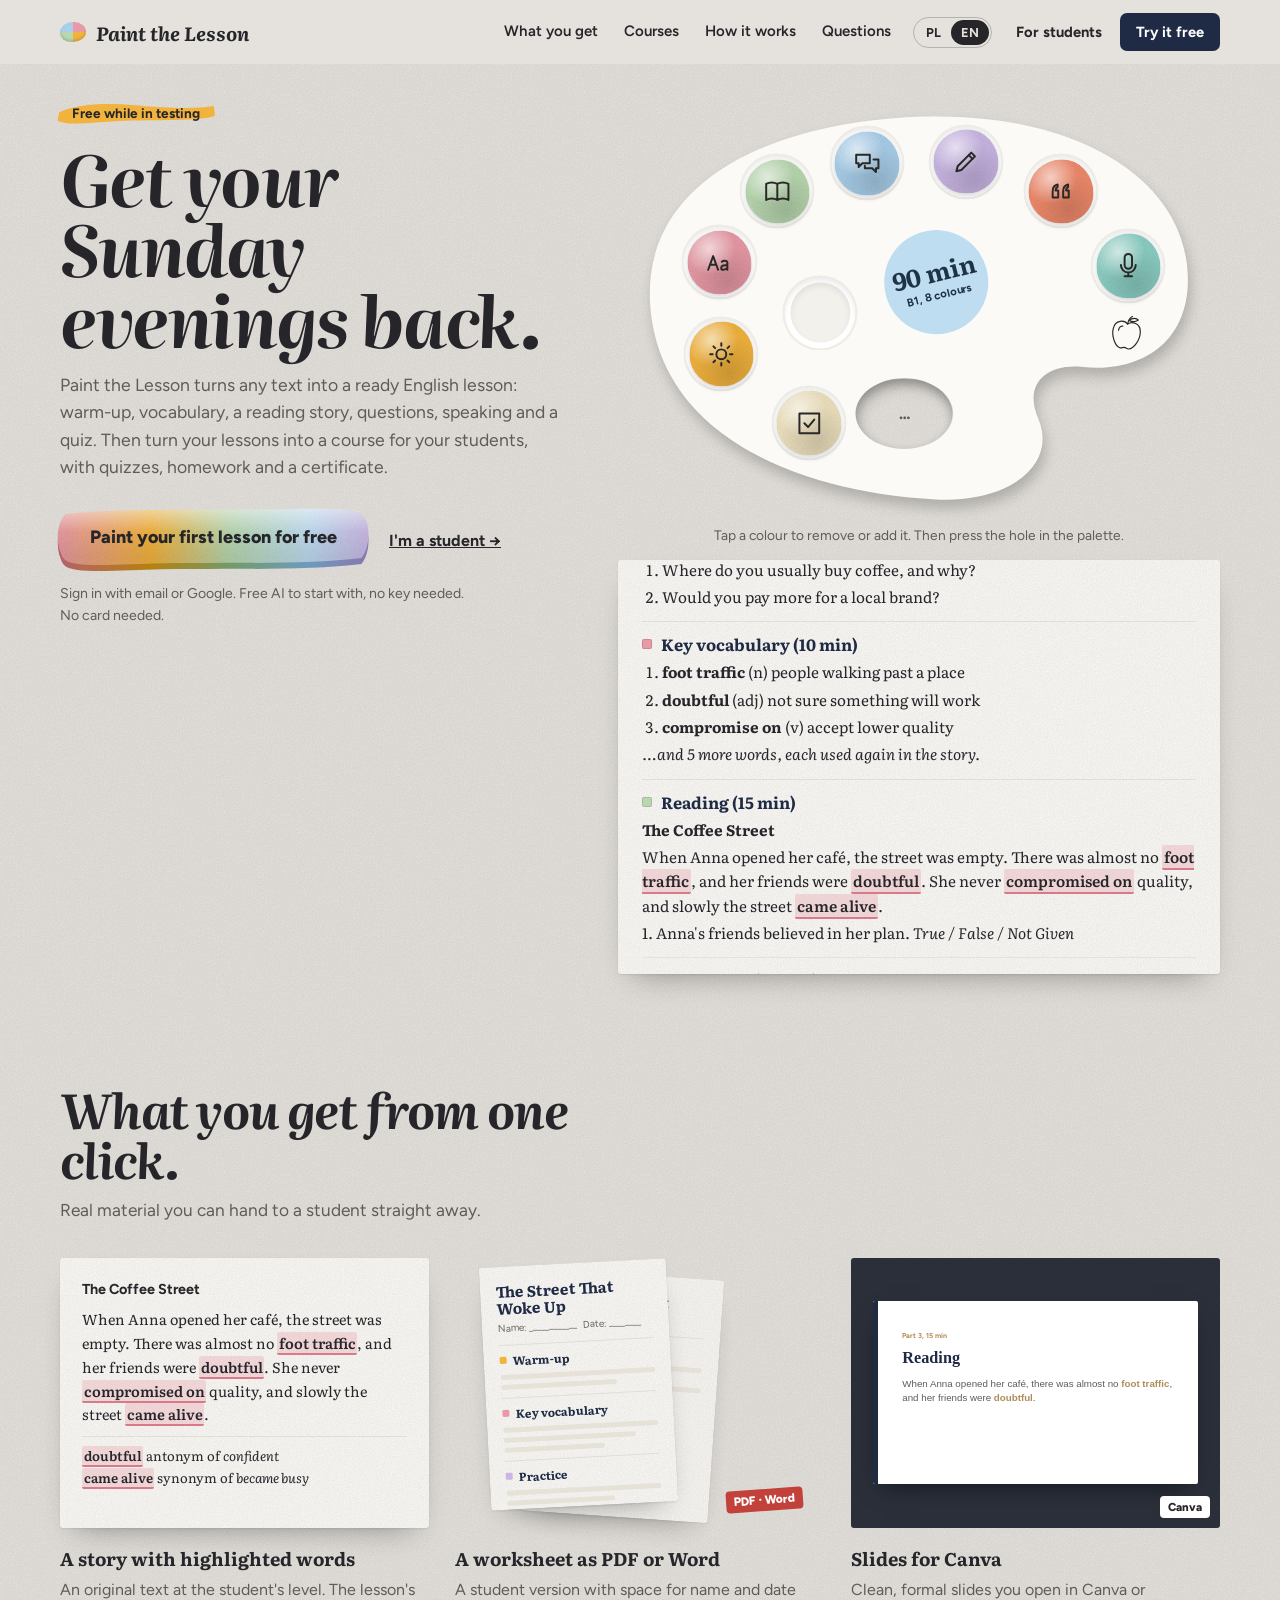
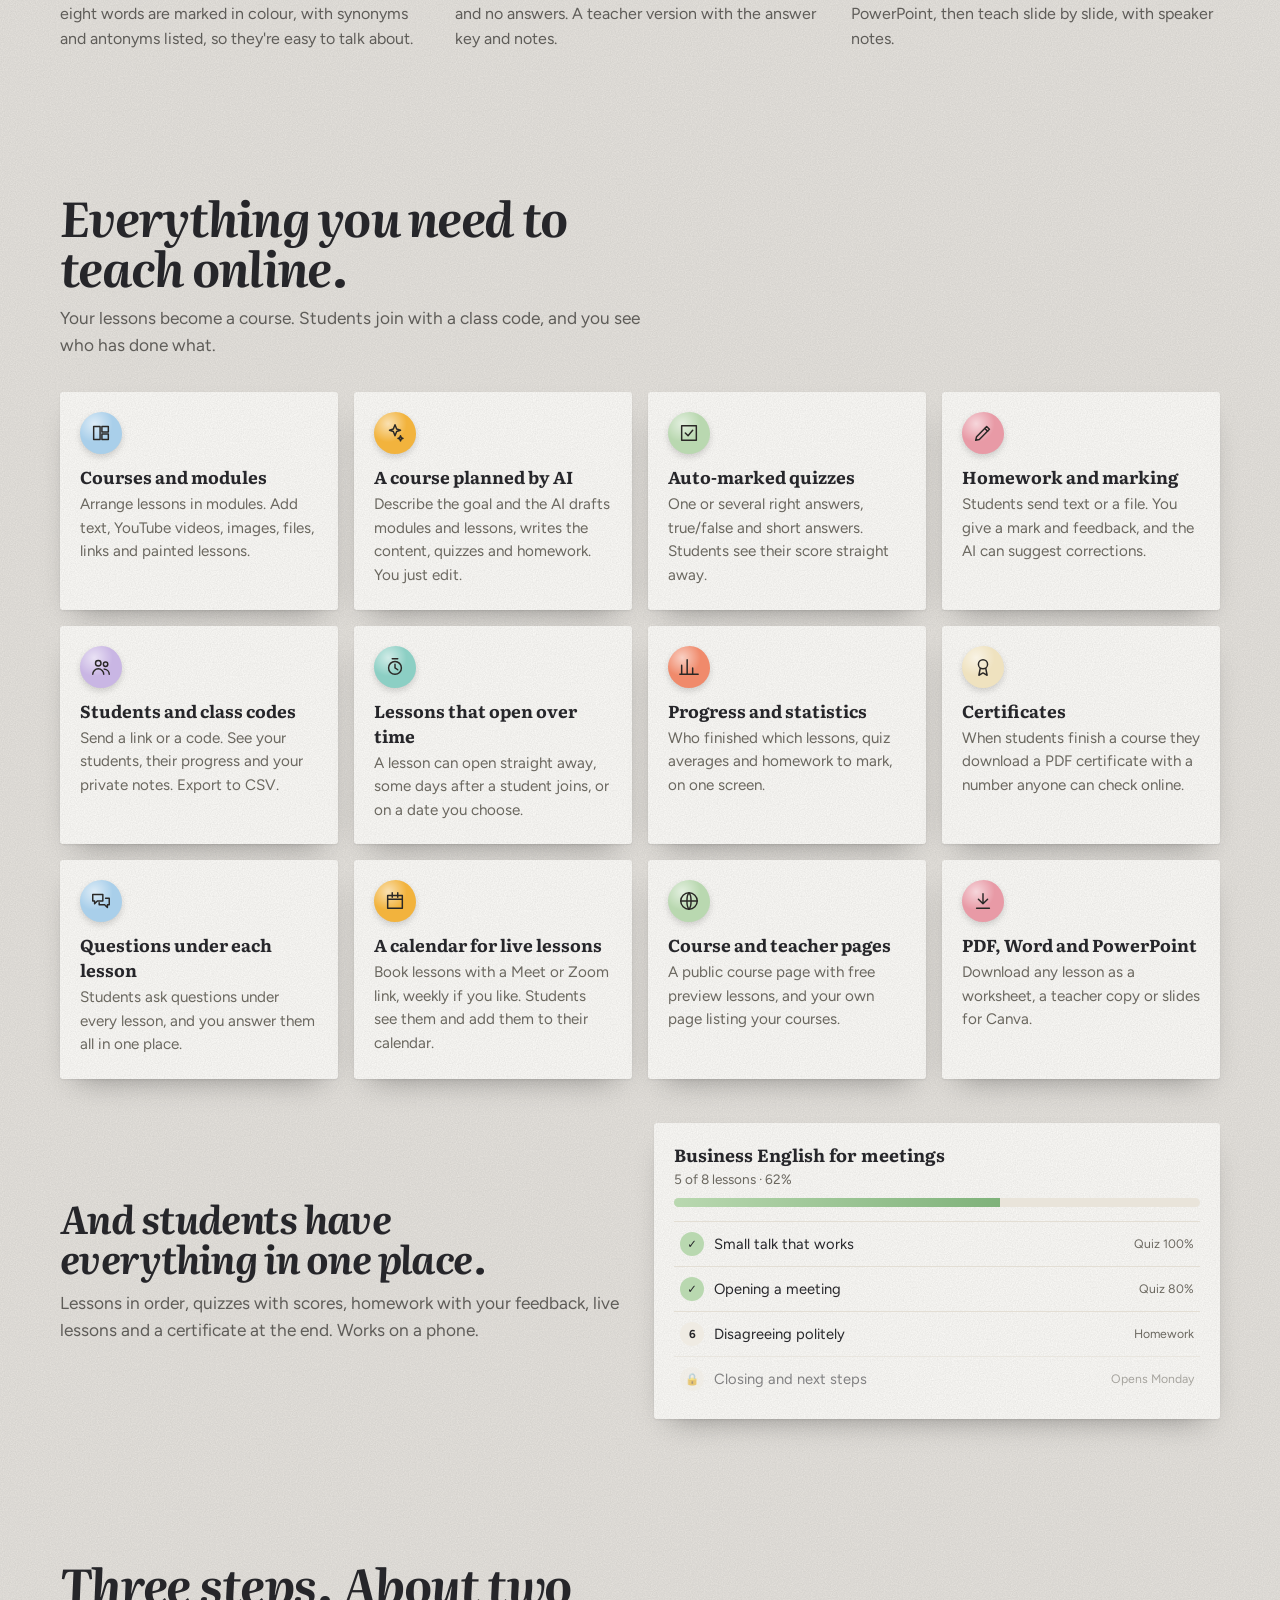
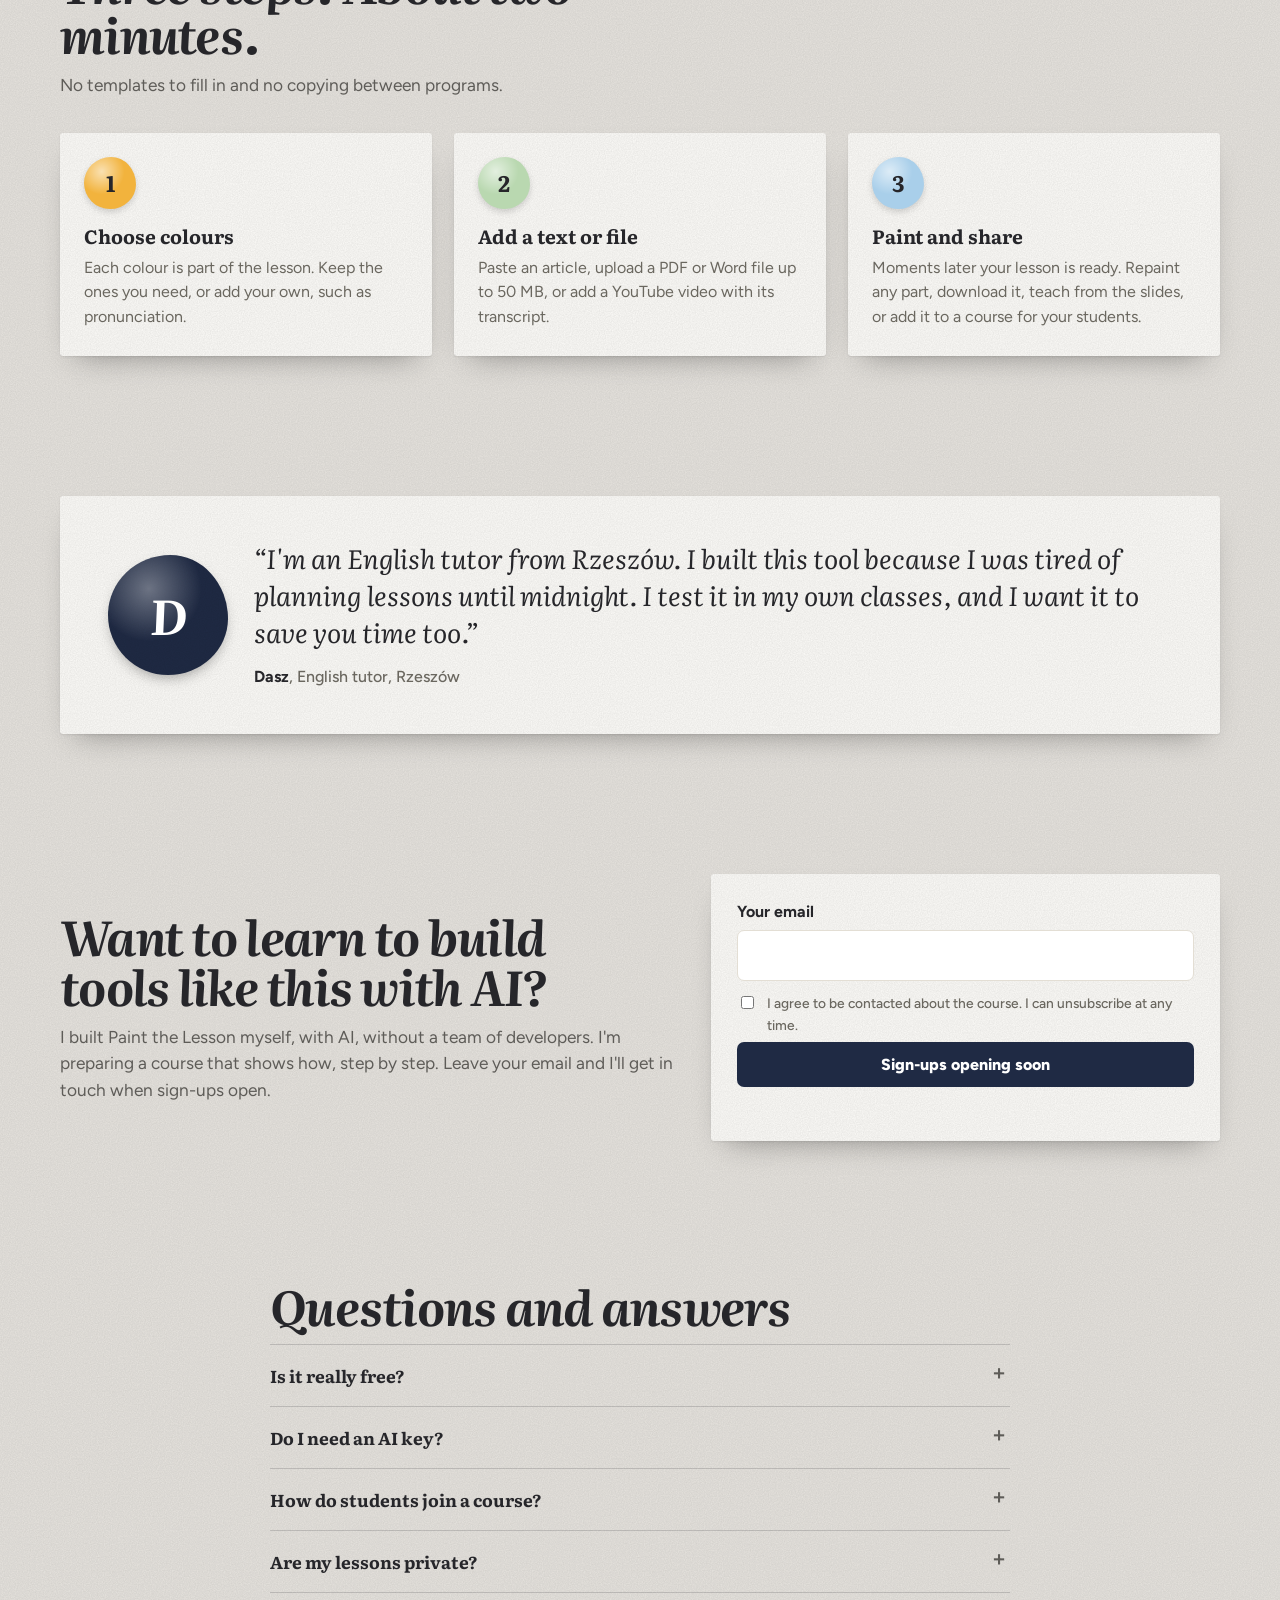
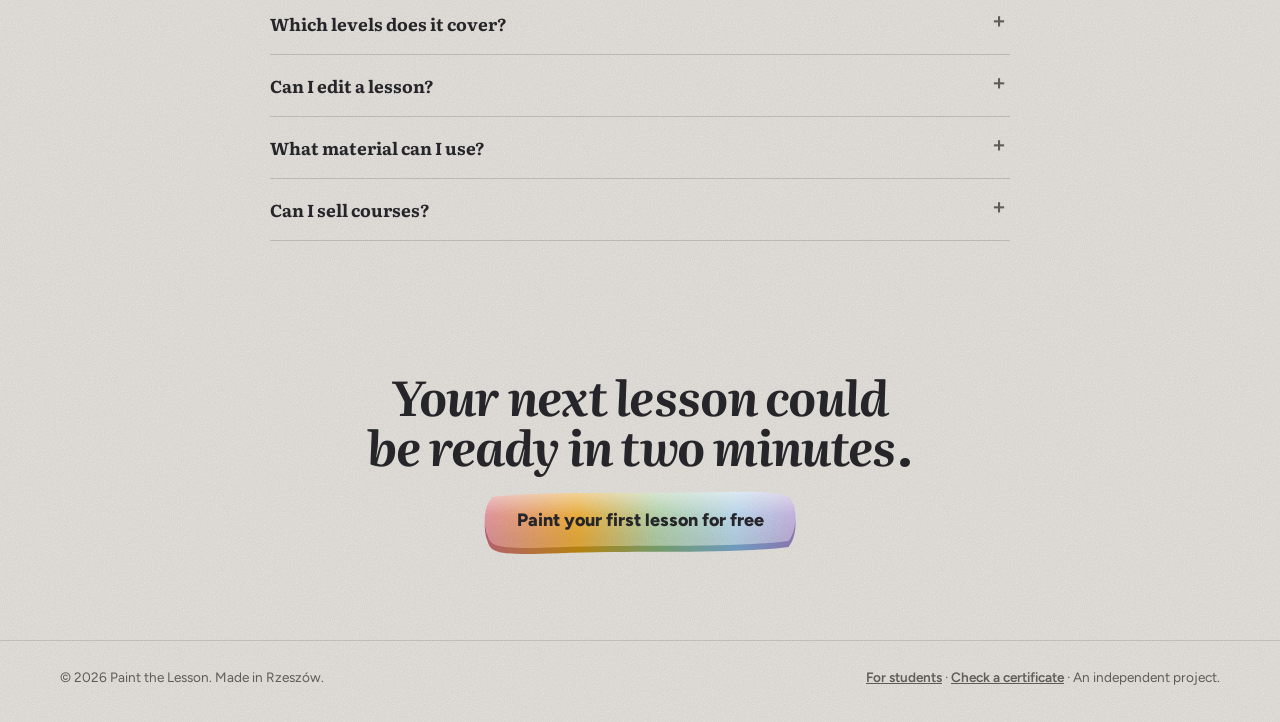
<file: index.html>
<!DOCTYPE html>
<html lang="pl">
<head>
<meta charset="utf-8">
<meta name="viewport" content="width=device-width, initial-scale=1, viewport-fit=cover">
<title>Paint the Lesson: gotowa lekcja angielskiego w dwie minuty</title>
<meta name="description" content="Paint the Lesson zamienia dowolny tekst w gotową lekcję angielskiego, a z lekcji buduje kurs dla Twoich uczniów: quizy, prace domowe, postępy i certyfikaty.">
<meta name="theme-color" content="#E6E3DE">
<meta property="og:title" content="Paint the Lesson">
<meta property="og:description" content="A ready English lesson from any text in two minutes, plus courses, quizzes, homework and certificates for your students.">
<meta property="og:type" content="website">
<link rel="icon" href="assets/icon.svg" type="image/svg+xml">
<link rel="preconnect" href="https://fonts.googleapis.com">
<link rel="preconnect" href="https://fonts.gstatic.com" crossorigin>
<link href="https://fonts.googleapis.com/css2?family=Figtree:wght@400;500;600;700;800&family=Literata:ital,opsz,wght@0,7..72,400;0,7..72,600;0,7..72,700;1,7..72,400;1,7..72,700&display=swap" rel="stylesheet">
<style>
:root{
  --bg:#E6E3DE; --bg-text:#26262A; --bg-muted:#5E5C58;
  --paper:#FCFBF8; --paper-text:#26262A; --paper-muted:#6A675F; --paper-line:#E3DED4;
  --navy:#1F2A44; --gold:#B08D57; --alert:#C2413A;
  --ui:"Figtree","Segoe UI",system-ui,sans-serif; --serif:"Literata",Georgia,"Times New Roman",serif;
  --noise:url("data:image/svg+xml;utf8,<svg xmlns='http://www.w3.org/2000/svg' width='180' height='180'><filter id='n'><feTurbulence type='fractalNoise' baseFrequency='.85' numOctaves='2' stitchTiles='stitch'/><feColorMatrix values='0 0 0 0 0  0 0 0 0 0  0 0 0 0 0  0 0 0 .09 0'/></filter><rect width='100%' height='100%' filter='url(%23n)'/></svg>");
  --brush:url("data:image/svg+xml;utf8,<svg xmlns='http://www.w3.org/2000/svg' viewBox='0 0 300 34' preserveAspectRatio='none'><path d='M6 16 C 40 5, 92 3, 150 7 S 262 12, 296 8 L 298 21 C 262 29, 170 25, 104 28 S 24 33, 3 27 Z'/></svg>");
  --fat:url("data:image/svg+xml;utf8,<svg xmlns='http://www.w3.org/2000/svg' viewBox='0 0 300 40' preserveAspectRatio='none'><path d='M9 5 C 62 1, 150 3, 222 2 S 291 4, 296 10 C 299 18, 298 27, 291 33 C 232 38, 142 35, 72 37 S 8 35, 3 27 C 0 19, 2 10, 9 5 Z'/></svg>");
  box-sizing:border-box;
  padding-top:env(safe-area-inset-top,0px); padding-bottom:env(safe-area-inset-bottom,0px);
}
@media (prefers-color-scheme: dark){ :root:not([data-theme="light"]){ --bg:#1C1D20; --bg-text:#ECEAE5; --bg-muted:#A6A39C; } }
:root[data-theme="dark"]{ --bg:#1C1D20; --bg-text:#ECEAE5; --bg-muted:#A6A39C; }
*,*::before,*::after{box-sizing:inherit}
html{scroll-padding-top:calc(76px + env(safe-area-inset-top,0px)); scroll-behavior:smooth}
@media (prefers-reduced-motion: reduce){ html{scroll-behavior:auto} }
body{margin:0; background:var(--bg) var(--noise); color:var(--bg-text); font:16px/1.55 var(--ui)}
a{color:inherit}
.wrap{max-width:1200px; margin:0 auto; padding:0 20px}
:focus-visible{outline:3px solid #3B6FD8; outline-offset:3px}

.top{position:sticky; top:env(safe-area-inset-top,0px); z-index:30; background:color-mix(in srgb, var(--bg) 88%, transparent); backdrop-filter:blur(8px); -webkit-backdrop-filter:blur(8px)}
.top .wrap{display:flex; align-items:center; gap:6px; height:64px}
.logo{display:flex; align-items:center; gap:10px; font:700 italic 1.2rem var(--serif); text-decoration:none; margin-right:auto}
.logo i{width:26px; height:20px; border-radius:50% 45% 50% 40% / 55% 50% 50% 45%; background:conic-gradient(#E89AA6 0 25%, #F2B33D 0 50%, #B9D8B0 0 75%, #A9CFEA 0); display:inline-block; box-shadow:inset 0 -2px 3px rgba(0,0,0,.15)}
.nav-link{text-decoration:none; font-weight:600; font-size:.94rem; padding:8px 10px}
@media (max-width:900px){ .nav-link{display:none} }
.lang{display:flex; border:1px solid color-mix(in srgb, var(--bg-text) 25%, transparent); border-radius:999px; padding:2px; margin:0 6px}
.lang button{border:0; background:transparent; color:var(--bg-text); font:700 .8rem var(--ui); padding:5px 10px; border-radius:999px; cursor:pointer}
.lang button[aria-pressed="true"]{background:var(--bg-text); color:var(--bg)}
.btn-ink{display:inline-block; text-decoration:none; background:var(--navy); color:#fff; font:700 .92rem var(--ui); padding:10px 16px; border-radius:7px; white-space:nowrap}
.btn-line{display:inline-block; text-decoration:none; font:700 .92rem var(--ui); padding:9px 12px; border-radius:7px; white-space:nowrap}
@media (max-width:520px){ .top .btn-ink{display:none} }

.paint-btn{position:relative; z-index:0; display:inline-block; text-decoration:none; text-align:center; padding:20px 30px 22px; font:800 1.12rem var(--ui); color:#26262A; transition:transform .12s ease; margin-bottom:8px}
.paint-btn::before, .paint-btn::after{content:""; position:absolute; inset:0 -4px; -webkit-mask:var(--fat) center/100% 100% no-repeat; mask:var(--fat) center/100% 100% no-repeat}
.paint-btn::before{z-index:-1; background:linear-gradient(180deg, rgba(255,255,255,.55), rgba(255,255,255,0) 42%, rgba(0,0,0,.06) 80%), var(--noise), linear-gradient(90deg,#E89AA6,#F2B33D 30%,#B9D8B0 55%,#BFDDF0 80%,#C9B6E4)}
.paint-btn::after{z-index:-2; transform:translateY(6px); background:linear-gradient(90deg,#B4606E,#B5810F 30%,#749A68 55%,#6E9BBD 80%,#8A74AE); transition:transform .12s ease}
.paint-btn:hover{transform:translateY(-2px)} .paint-btn:hover::after{transform:translateY(8px)}
.paint-btn:active{transform:translateY(4px)} .paint-btn:active::after{transform:translateY(2px)}
.hero-acts{display:flex; flex-wrap:wrap; gap:14px 22px; align-items:center}
.hero-acts .alt{font-weight:700}

.hero{padding:36px 0 40px}
.hero .wrap{display:grid; gap:34px; align-items:start}
@media (min-width:1000px){ .hero .wrap{grid-template-columns:minmax(0,.92fr) minmax(0,1.08fr); gap:46px} }
.badge{display:inline-block; position:relative; z-index:0; font:700 .85rem var(--ui); color:#26262A; padding:5px 12px; margin-bottom:16px}
.badge::before{content:""; position:absolute; inset:0 -4px; z-index:-1; background:#F2B33D; -webkit-mask:var(--brush) center/100% 100% no-repeat; mask:var(--brush) center/100% 100% no-repeat}
h1{font:700 italic clamp(2.5rem,7.2vw,4.4rem)/1 var(--serif); letter-spacing:-.02em; margin:0 0 18px; max-width:12ch}
.lead{font-size:1.1rem; color:var(--bg-muted); max-width:46ch; margin:0 0 26px}
.note{font-size:.88rem; color:var(--bg-muted); margin:6px 0 0; max-width:46ch}

.demo{display:grid; gap:14px}
.palette{position:relative; width:100%; max-width:560px; margin:0 auto; aspect-ratio:600/440}
.palette svg.board{position:absolute; inset:0; width:100%; height:100%; overflow:visible}
.board-shape{fill:#FBFAF7; filter:drop-shadow(3px 9px 7px rgba(0,0,0,.2))}
.well{position:absolute; width:13.4%; aspect-ratio:1; transform:translate(-50%,-50%); border-radius:50%; border:0; padding:0; cursor:pointer; background:#fff;
  box-shadow:inset 0 0 0 2px #EEECE7, inset 0 4px 7px rgba(0,0,0,.10)}
.well .cup{position:absolute; inset:10%; border-radius:50%; background:#F3F1EC; box-shadow:inset 0 3px 6px rgba(0,0,0,.08)}
.well .scoop{position:absolute; inset:7%; display:grid; place-items:center; border-radius:52% 48% 50% 50% / 50% 53% 47% 50%;
  background:radial-gradient(circle at 34% 28%, rgba(255,255,255,.6), transparent 42%), radial-gradient(circle at 62% 78%, rgba(0,0,0,.13), transparent 56%), var(--noise), var(--paint);
  box-shadow:0 3px 5px rgba(0,0,0,.14); transition:transform .25s cubic-bezier(.3,1.6,.5,1), opacity .2s}
.well .scoop svg{width:46%; height:46%; stroke:#2A2826; fill:none; stroke-width:1.6; stroke-linecap:round; stroke-linejoin:round}
.well[aria-pressed="false"] .scoop{transform:scale(.2); opacity:0}
.well::after, .hole::after{content:attr(data-tip); position:absolute; left:50%; bottom:calc(100% + 8px); transform:translateX(-50%); white-space:pre; pointer-events:none; opacity:0; z-index:10;
  font:600 .78rem/1.3 var(--ui); color:#26262A; background:#FFFDF8; padding:6px 10px; border-radius:6px; box-shadow:0 6px 16px -6px rgba(0,0,0,.35); border-bottom:3px solid var(--paint,#BFDDF0); transition:opacity .15s}
.hole::after{bottom:auto; top:calc(100% + 8px)}
@media (hover:hover){ .well:hover::after, .hole:hover::after{opacity:1} }
.well:focus-visible::after, .hole:focus-visible::after{opacity:1}
.well:hover, .well:focus-visible, .hole:hover{z-index:9}
.sticker{position:absolute; left:53%; top:44.3%; width:18.5%; aspect-ratio:1; transform:translate(-50%,-50%) rotate(-14deg); border-radius:50%; background:#BFDDF0; color:#1F3346; display:grid; place-content:center; text-align:center; pointer-events:none}
.sticker b{font:700 clamp(.95rem,3.4vw,1.55rem)/1 var(--serif)}
.sticker span{font-size:clamp(.5rem,1.6vw,.7rem); font-weight:700; margin-top:2px}
.hole{position:absolute; left:47.33%; top:76.4%; width:17.4%; height:17.2%; transform:translate(-50%,-50%); border-radius:50%; border:0; background:transparent; cursor:pointer; color:var(--bg-text); font:800 clamp(.7rem,2.2vw,.95rem) var(--ui); box-shadow:inset 0 4px 8px rgba(0,0,0,.28)}
.hole:disabled{cursor:wait; opacity:.7}
.doodle{position:absolute; left:87%; top:57.5%; width:6.5%; transform:translate(-50%,-50%) rotate(8deg); pointer-events:none}
.doodle svg{width:100%; stroke:#2A2826; fill:none; stroke-width:1.3; stroke-linecap:round; stroke-linejoin:round}
.demo-hint{font-size:.86rem; color:var(--bg-muted); text-align:center; margin:0}
@media (prefers-reduced-motion: no-preference){
  .palette.intro .well .scoop{animation:drop .55s cubic-bezier(.3,1.5,.5,1) both; animation-delay:calc(var(--n) * 70ms + 150ms)}
  @keyframes drop{from{transform:translateY(-18px) scale(.4); opacity:0}}
}

.paper{background:var(--paper) var(--noise); color:var(--paper-text); border-radius:3px; box-shadow:0 1px 2px rgba(0,0,0,.08), 0 14px 30px -16px rgba(0,0,0,.4)}
.sheet{height:clamp(320px,46vh,430px); overflow-y:auto; padding:22px 24px 26px; position:relative; scrollbar-width:thin}
.sheet-tag{font:700 .75rem var(--ui); color:var(--paper-muted); margin:0 0 6px}
.lesson{font-family:var(--serif); font-size:.95rem; line-height:1.6}
.lesson .title{font:700 1.45rem/1.15 var(--serif); color:var(--navy); margin:0 0 4px}
.lesson .aim{font-style:italic; color:var(--paper-muted); margin:0 0 6px; font-size:.9rem}
.part{border-top:1px solid var(--paper-line); padding-top:10px; margin-top:12px}
.part h3{display:flex; align-items:center; gap:9px; font:700 1.02rem var(--serif); color:var(--navy); margin:0 0 4px}
.part h3::before{content:""; width:10px; height:10px; border-radius:2px; background:var(--paint); box-shadow:inset 0 0 0 1px rgba(0,0,0,.12)}
.part p, .part li{margin:.2em 0}
.part ol, .part ul{margin:.2em 0; padding-left:1.3em}
.part.teacher{background:#F4F1EA; border-left:3px solid var(--navy); border-top:0; padding:8px 12px; border-radius:0 6px 6px 0}
.part.teacher h3{font-size:.95rem}
mark.vk{background:rgba(232,154,166,.32); color:inherit; border-bottom:2px solid #D97A8A; padding:0 .12em; border-radius:2px; font-weight:600}
@media (prefers-reduced-motion: no-preference){
  .painted{animation:wipe .6s cubic-bezier(.4,.1,.2,1) both}
  @keyframes wipe{from{clip-path:inset(0 100% 0 0); opacity:.3} to{clip-path:inset(0 0 0 0); opacity:1}}
}

section.block{padding:70px 0}
.h2{font:700 italic clamp(2rem,5vw,3rem)/1.05 var(--serif); letter-spacing:-.015em; margin:0 0 12px; max-width:18ch}
.sub{color:var(--bg-muted); font-size:1.08rem; margin:0 0 34px; max-width:56ch}

.gets{display:grid; gap:26px}
@media (min-width:900px){ .gets{grid-template-columns:repeat(3,1fr)} }
.get h3{font:700 1.15rem var(--serif); margin:16px 0 6px}
.get p{margin:0; color:var(--bg-muted)}
.mock{height:270px; position:relative}
.mock-story{padding:20px 22px; font:400 .9rem/1.65 var(--serif); overflow:hidden}
.mock-story b{display:block; font-family:var(--ui); margin-bottom:6px}
.mock-story .wl{margin-top:10px; padding-top:8px; border-top:1px solid var(--paper-line); font-size:.82rem}
.pages{position:relative; height:100%}
.page{position:absolute; height:90%; aspect-ratio:1/1.3; padding:16px 16px; font-size:.62rem; line-height:1.5; overflow:hidden}
.page.back{left:20%; top:6%; transform:rotate(4deg); opacity:.9}
.page.front{left:8%; top:2%; transform:rotate(-3deg)}
.page .pt{font:700 .95rem/1.15 var(--serif); color:var(--navy); margin:0 0 4px}
.page .nd{color:var(--paper-muted); margin:0 0 8px}
.page .ph{display:flex; align-items:center; gap:6px; font:700 .72rem var(--serif); color:var(--navy); margin:8px 0 3px; border-top:1px solid var(--paper-line); padding-top:6px}
.page .ph i{width:7px; height:7px; border-radius:1.5px; background:var(--paint)}
.page .ln{height:5px; border-radius:3px; background:#E7E2D8; margin:5px 0}
.ftag{position:absolute; right:6%; bottom:6%; font:800 .75rem var(--ui); background:var(--alert); color:#fff; padding:4px 8px; border-radius:4px; transform:rotate(-4deg)}
.slides{height:100%; display:grid; place-items:center; overflow:hidden; border-radius:3px; background:#2A2F3A}
.slides-track{position:relative; width:88%; aspect-ratio:16/9}
.sl{container-type:inline-size; position:absolute; inset:0; border-radius:2px; overflow:hidden; box-shadow:0 10px 24px -10px rgba(0,0,0,.6); opacity:0; transition:transform .5s ease, opacity .5s ease; transform:translateX(12%)}
.sl.on{opacity:1; transform:none}
.sl.out{opacity:0; transform:translateX(-12%)}
.sl.t{background:var(--navy); color:#fff}
.sl.t .in{position:absolute; inset:0; display:flex; flex-direction:column; justify-content:center; padding:0 9cqw}
.sl.t small{font:700 2.6cqw var(--ui); color:var(--gold)}
.sl.t b{font:700 6.2cqw/1.1 Georgia,serif; margin:1.5cqw 0 2.6cqw}
.sl.t span{display:block; width:14cqw; height:.6cqw; background:var(--gold)}
.sl.c{background:#fff; color:#1F2430}
.sl.c .in{position:absolute; inset:0; padding:6cqw 7cqw 0 9cqw}
.sl.c::before{content:""; position:absolute; left:0; top:0; bottom:0; width:1.6cqw; background:var(--navy)}
.sl.c small{font:700 2.2cqw var(--ui); color:var(--gold)}
.sl.c b{display:block; font:700 5cqw Georgia,serif; color:var(--navy); margin:1cqw 0 3cqw}
.sl.c p{font:3cqw/1.45 Arial,sans-serif; margin:0}
.sl.c mark{background:none; color:var(--gold); font-weight:700}
.ctag{position:absolute; right:10px; bottom:10px; font:800 .72rem var(--ui); background:#fff; color:#26262A; padding:4px 8px; border-radius:4px}

/* Teaching platform features */
.feats{display:grid; gap:16px; grid-template-columns:repeat(auto-fill, minmax(250px,1fr)); list-style:none; padding:0; margin:0}
.feat{padding:20px 20px 22px}
.feat .dot{width:42px; height:42px; display:grid; place-items:center; margin-bottom:10px; border-radius:52% 48% 50% 50% / 50% 53% 47% 50%; background:radial-gradient(circle at 34% 28%, rgba(255,255,255,.6), transparent 45%), var(--paint); box-shadow:0 3px 6px rgba(0,0,0,.15)}
.feat .dot svg{width:22px; height:22px; stroke:#2A2826; fill:none; stroke-width:1.6; stroke-linecap:round; stroke-linejoin:round}
.feat h3{font:700 1.08rem var(--serif); margin:0 0 4px}
.feat p{margin:0; color:var(--paper-muted); font-size:.95rem}
.students{display:grid; gap:28px; align-items:center; margin-top:44px}
@media (min-width:900px){ .students{grid-template-columns:1fr 1fr} }
.student-mock{padding:18px 20px}
.sm-row{display:flex; align-items:center; gap:10px; padding:10px 6px; border-top:1px solid var(--paper-line); font-size:.92rem}
.sm-row:first-of-type{border-top:0}
.sm-row i{width:24px; height:24px; display:grid; place-items:center; border-radius:50%; background:#EFEBE3; font:700 .72rem var(--ui); font-style:normal; flex:none}
.sm-row.done i{background:#B9D8B0}
.sm-row.lock{opacity:.55}
.sm-row small{margin-left:auto; color:var(--paper-muted)}
.sm-bar{height:9px; border-radius:99px; background:#E9E4DA; overflow:hidden; margin:8px 0 14px}
.sm-bar b{display:block; height:100%; width:62%; background:linear-gradient(90deg,#B9D8B0,#7FB27A)}
.sm-h{font:700 1.1rem var(--serif); margin:0 0 2px}
.sm-sub{color:var(--paper-muted); font-size:.85rem; margin:0}

.steps{display:grid; gap:22px; list-style:none; padding:0; margin:0}
@media (min-width:860px){ .steps{grid-template-columns:repeat(3,1fr)} }
.step{padding:24px 24px 26px; position:relative}
.step .num{width:52px; height:52px; display:grid; place-items:center; font:700 1.4rem var(--serif); color:#26262A; margin-bottom:12px;
  border-radius:52% 48% 50% 50% / 50% 53% 47% 50%; background:radial-gradient(circle at 34% 28%, rgba(255,255,255,.6), transparent 45%), var(--paint); box-shadow:0 3px 6px rgba(0,0,0,.15)}
.step h3{font:700 1.2rem var(--serif); margin:0 0 6px}
.step p{margin:0; color:var(--paper-muted)}

.founder{display:grid; gap:26px; align-items:center; padding:34px 30px}
@media (min-width:820px){ .founder{grid-template-columns:auto 1fr; padding:44px 48px} }
.face{width:120px; height:120px; display:grid; place-items:center; font:700 italic 3rem var(--serif); color:#fff; border-radius:52% 48% 50% 50% / 50% 53% 47% 50%;
  background:radial-gradient(circle at 34% 28%, rgba(255,255,255,.35), transparent 45%), var(--noise), var(--navy); box-shadow:0 6px 14px -4px rgba(0,0,0,.35)}
blockquote{margin:0; font:400 italic clamp(1.25rem,2.6vw,1.65rem)/1.4 var(--serif); color:var(--paper-text)}
.sign{margin:14px 0 0; font-weight:700}
.sign span{font-weight:500; color:var(--paper-muted)}

.builders{display:grid; gap:28px; align-items:center}
@media (min-width:900px){ .builders{grid-template-columns:1.1fr .9fr} }
.signup{padding:26px}
.signup label{display:block; font-weight:700; margin-bottom:6px}
.signup input[type=email]{width:100%; font:inherit; padding:12px 14px; border:1px solid var(--paper-line); border-radius:7px; background:#fff; color:#26262A}
.consent{display:flex !important; font-weight:500 !important; gap:10px; align-items:flex-start; font-size:.86rem; color:var(--paper-muted); margin:12px 0 16px}
.consent input{margin-top:3px}
.signup button{width:100%; border:0; border-radius:7px; padding:13px 16px; font:800 1rem var(--ui); background:var(--navy); color:#fff; cursor:pointer}
.signup button:disabled{opacity:.55; cursor:not-allowed}
.form-msg{min-height:1.3em; font-size:.88rem; margin:10px 0 0}
.form-msg.err{color:var(--alert)}

.faq{max-width:780px}
details{border-top:1px solid color-mix(in srgb, var(--bg-text) 18%, transparent); padding:4px 0}
details:last-child{border-bottom:1px solid color-mix(in srgb, var(--bg-text) 18%, transparent)}
summary{cursor:pointer; list-style:none; font:700 1.08rem var(--serif); padding:14px 30px 14px 0; position:relative}
summary::-webkit-details-marker{display:none}
summary::after{content:"+"; position:absolute; right:4px; top:10px; font:600 1.4rem var(--ui); color:var(--bg-muted)}
details[open] summary::after{content:"\2212"}
details p{margin:0 0 16px; color:var(--bg-muted); max-width:62ch}

.final{text-align:center; padding:60px 0 80px}
.final .h2{margin:0 auto 18px}
footer{border-top:1px solid color-mix(in srgb, var(--bg-text) 15%, transparent); padding:26px 0 34px; font-size:.85rem; color:var(--bg-muted)}
footer .wrap{display:flex; flex-wrap:wrap; gap:8px 24px; justify-content:space-between}
footer a{font-weight:600}
</style>
</head>
<body>
<header class="top">
  <div class="wrap">
    <a class="logo" href="#top"><i aria-hidden="true"></i>Paint the Lesson</a>
    <a class="nav-link" href="#what" data-i="nav.what"></a>
    <a class="nav-link" href="#teach" data-i="nav.teach"></a>
    <a class="nav-link" href="#how" data-i="nav.how"></a>
    <a class="nav-link" href="#faq" data-i="nav.faq"></a>
    <div class="lang" role="group" aria-label="Język / Language">
      <button id="lgPl" aria-pressed="true" lang="pl">PL</button>
      <button id="lgEn" aria-pressed="false" lang="en">EN</button>
    </div>
    <a class="btn-line" href="learn.html" data-i="nav.student"></a>
    <a class="btn-ink" href="app.html" data-i="nav.cta"></a>
  </div>
</header>

<main id="top">
  <section class="hero">
    <div class="wrap">
      <div>
        <span class="badge" data-i="hero.badge"></span>
        <h1 data-i="hero.h1"></h1>
        <p class="lead" data-i="hero.lead"></p>
        <div class="hero-acts"><a class="paint-btn" href="app.html" data-i="hero.cta"></a><a class="alt" href="learn.html" data-i="hero.student"></a></div>
        <p class="note" data-i="hero.note"></p>
      </div>
      <div class="demo">
        <div class="palette intro" id="palette">
          <svg class="board" viewBox="0 0 600 440" aria-hidden="true">
            <path class="board-shape" fill-rule="evenodd" d="M300 18 C 472 12, 592 88, 588 198 C 585 268, 528 292, 476 286 C 434 282, 412 306, 428 342 C 448 390, 398 432, 318 428 C 176 421, 22 362, 12 220 C 3 88, 140 24, 300 18 Z M 284 298 a 52 38 0 1 0 0.1 0 Z"/>
          </svg>
          <div class="sticker" aria-hidden="true"><b id="stMin">90 min</b><span id="stInfo"></span></div>
          <div class="doodle" aria-hidden="true"><svg viewBox="0 0 40 44"><path d="M20 13c-4-4-14-3-15 7-1 9 5 19 10 20 2 .4 3-1 5-1s3 1.4 5 1c5-1 11-11 10-20-1-10-11-11-15-7z"/><path d="M20 13c0-4 1-7 4-9"/><path d="M21 9c3-4 8-4 10-2-3 3-7 3-10 2z"/><path d="M11 21c0-3 2-5 4-5"/></svg></div>
          <button class="hole" id="hole"></button>
        </div>
        <p class="demo-hint" data-i="demo.hint"></p>
        <div class="paper sheet" id="sheet" aria-live="polite">
          <p class="sheet-tag" data-i="demo.sample"></p>
          <div class="lesson" id="lesson"></div>
        </div>
      </div>
    </div>
  </section>

  <section class="block" id="what">
    <div class="wrap">
      <h2 class="h2" data-i="what.h2"></h2>
      <p class="sub" data-i="what.sub"></p>
      <div class="gets">
        <article class="get">
          <div class="paper mock mock-story" aria-hidden="true">
            <b>The Coffee Street</b>
            When Anna opened her café, the street was empty. There was almost no <mark class="vk">foot traffic</mark>, and her friends were <mark class="vk">doubtful</mark>. She never <mark class="vk">compromised on</mark> quality, and slowly the street <mark class="vk">came alive</mark>.
            <div class="wl"><mark class="vk">doubtful</mark> antonym of <em>confident</em><br><mark class="vk">came alive</mark> synonym of <em>became busy</em></div>
          </div>
          <h3 data-i="what.c1.t"></h3><p data-i="what.c1.d"></p>
        </article>
        <article class="get">
          <div class="mock" aria-hidden="true"><div class="pages">
            <div class="paper page back"><p class="pt">The Street That Woke Up</p><div class="ph" style="--paint:#B9D8B0"><i></i>Reading</div><div class="ln"></div><div class="ln" style="width:80%"></div><div class="ln"></div><div class="ln" style="width:60%"></div></div>
            <div class="paper page front"><p class="pt">The Street That Woke Up</p><p class="nd">Name: ____________ &nbsp; Date: ________</p>
              <div class="ph" style="--paint:#F2B33D"><i></i>Warm-up</div><div class="ln"></div><div class="ln" style="width:75%"></div>
              <div class="ph" style="--paint:#E89AA6"><i></i>Key vocabulary</div><div class="ln"></div><div class="ln" style="width:85%"></div><div class="ln" style="width:65%"></div>
              <div class="ph" style="--paint:#C9B6E4"><i></i>Practice</div><div class="ln"></div><div class="ln" style="width:70%"></div></div>
            <span class="ftag">PDF · Word</span>
          </div></div>
          <h3 data-i="what.c2.t"></h3><p data-i="what.c2.d"></p>
        </article>
        <article class="get">
          <div class="mock" aria-hidden="true"><div class="slides" id="slides"><div class="slides-track">
            <div class="sl t on"><div class="in"><small>B1, 90 minutes</small><b>The Street That Woke Up</b><span></span></div></div>
            <div class="sl c"><div class="in"><small>Part 3, 15 min</small><b>Reading</b><p>When Anna opened her café, there was almost no <mark>foot traffic</mark>, and her friends were <mark>doubtful</mark>.</p></div></div>
            <div class="sl c"><div class="in"><small>Part 5, 15 min</small><b>Discussion</b><p>1. Was Anna right to charge more than the chain store?<br>2. What makes a street feel alive?</p></div></div>
          </div><span class="ctag">Canva</span></div></div>
          <h3 data-i="what.c3.t"></h3><p data-i="what.c3.d"></p>
        </article>
      </div>
    </div>
  </section>

  <section class="block" id="teach">
    <div class="wrap">
      <h2 class="h2" data-i="teach.h2"></h2>
      <p class="sub" data-i="teach.sub"></p>
      <ul class="feats" id="feats"></ul>
      <div class="students">
        <div>
          <h2 class="h2" style="font-size:clamp(1.7rem,4vw,2.4rem)" data-i="stu.h2"></h2>
          <p class="sub" style="margin-bottom:0" data-i="stu.sub"></p>
        </div>
        <div class="paper student-mock" aria-hidden="true">
          <p class="sm-h">Business English for meetings</p><p class="sm-sub">5 of 8 lessons · 62%</p>
          <div class="sm-bar"><b></b></div>
          <div class="sm-row done"><i>✓</i>Small talk that works<small>Quiz 100%</small></div>
          <div class="sm-row done"><i>✓</i>Opening a meeting<small>Quiz 80%</small></div>
          <div class="sm-row"><i>6</i>Disagreeing politely<small>Homework</small></div>
          <div class="sm-row lock"><i>🔒</i>Closing and next steps<small>Opens Monday</small></div>
        </div>
      </div>
    </div>
  </section>

  <section class="block" id="how">
    <div class="wrap">
      <h2 class="h2" data-i="how.h2"></h2>
      <p class="sub" data-i="how.sub"></p>
      <ol class="steps">
        <li class="paper step"><div class="num" style="--paint:#F2B33D">1</div><h3 data-i="how.s1.t"></h3><p data-i="how.s1.d"></p></li>
        <li class="paper step"><div class="num" style="--paint:#B9D8B0">2</div><h3 data-i="how.s2.t"></h3><p data-i="how.s2.d"></p></li>
        <li class="paper step"><div class="num" style="--paint:#A9CFEA">3</div><h3 data-i="how.s3.t"></h3><p data-i="how.s3.d"></p></li>
      </ol>
    </div>
  </section>

  <section class="block" id="founder">
    <div class="wrap">
      <div class="paper founder">
        <div class="face" aria-hidden="true">D</div>
        <div>
          <blockquote data-i="founder.q"></blockquote>
          <p class="sign">Dasz<span data-i="founder.role"></span></p>
        </div>
      </div>
    </div>
  </section>

  <section class="block" id="builders">
    <div class="wrap builders">
      <div>
        <h2 class="h2" data-i="build.h2"></h2>
        <p class="sub" style="margin-bottom:0" data-i="build.sub"></p>
      </div>
      <form class="paper signup" id="signup" novalidate>
        <label for="email" data-i="build.label"></label>
        <input id="email" type="email" autocomplete="email" required>
        <label class="consent"><input type="checkbox" id="consent" required><span data-i="build.consent"></span></label>
        <button type="submit" id="signBtn" data-i="build.btn"></button>
        <p class="form-msg" id="formMsg" role="status" aria-live="polite"></p>
      </form>
    </div>
  </section>

  <section class="block" id="faq">
    <div class="wrap faq">
      <h2 class="h2" data-i="faq.h2"></h2>
      <details><summary data-i="faq.q1"></summary><p data-i="faq.a1"></p></details>
      <details><summary data-i="faq.q2"></summary><p data-i="faq.a2"></p></details>
      <details><summary data-i="faq.q7"></summary><p data-i="faq.a7"></p></details>
      <details><summary data-i="faq.q3"></summary><p data-i="faq.a3"></p></details>
      <details><summary data-i="faq.q4"></summary><p data-i="faq.a4"></p></details>
      <details><summary data-i="faq.q5"></summary><p data-i="faq.a5"></p></details>
      <details><summary data-i="faq.q6"></summary><p data-i="faq.a6"></p></details>
      <details><summary data-i="faq.q8"></summary><p data-i="faq.a8"></p></details>
    </div>
  </section>

  <section class="final">
    <div class="wrap">
      <h2 class="h2" data-i="final.h2"></h2>
      <a class="paint-btn" href="app.html" data-i="hero.cta"></a>
    </div>
  </section>
</main>
<footer>
  <div class="wrap">
    <span data-i="foot.made"></span>
    <span><a href="learn.html" data-i="nav.student"></a> · <a href="verify.html" data-i="foot.verify"></a> · <span data-i="foot.small"></span></span>
  </div>
</footer>

<script>
const FORM_URL = ""; // e.g. a Tally or Google Form link; the email is added as ?email=

const T = {
  pl:{
    "doc.title":"Paint the Lesson: gotowa lekcja angielskiego w dwie minuty",
    "nav.what":"Co dostajesz","nav.teach":"Kursy","nav.how":"Jak to działa","nav.faq":"Pytania","nav.cta":"Wypróbuj za darmo","nav.student":"Dla uczniów",
    "hero.badge":"Za darmo w czasie testów",
    "hero.h1":"Odzyskaj swoje niedzielne wieczory.",
    "hero.lead":"Paint the Lesson zamienia dowolny tekst w gotową lekcję angielskiego: rozgrzewkę, słownictwo, historyjkę, pytania, mówienie i quiz. Z lekcji zbudujesz kurs dla uczniów, z quizami, pracami domowymi i certyfikatem.",
    "hero.cta":"Namaluj pierwszą lekcję za darmo","hero.student":"Jestem uczniem →",
    "hero.note":"Logujesz się e-mailem lub przez Google. Darmowy dostęp do AI na start, bez żadnego klucza. Bez karty płatniczej.",
    "demo.hint":"Stuknij kolor, żeby go usunąć lub dodać. Potem naciśnij otwór w palecie.",
    "demo.sample":"Przykładowa lekcja, poziom B1",
    "demo.paint":"Maluj","demo.painting":"…","demo.holeTip":"Namaluj lekcję",
    "demo.skip":"Kliknij, aby pominąć","demo.add":"Kliknij, aby dodać",
    "what.h2":"Co dostajesz po jednym kliknięciu.",
    "what.sub":"Prawdziwe materiały, które możesz od razu dać uczniowi.",
    "what.c1.t":"Historyjka z wyróżnionymi słowami",
    "what.c1.d":"Oryginalny tekst na poziomie ucznia. Osiem słów z lekcji jest zaznaczonych kolorem, a lista obok pokazuje synonimy i antonimy, więc łatwo o nich rozmawiać.",
    "what.c2.t":"Karta pracy w PDF lub Word",
    "what.c2.d":"Wersja dla ucznia z miejscem na imię i datę, bez odpowiedzi. Wersja dla Ciebie z kluczem i notatkami po polsku.",
    "what.c3.t":"Slajdy do Canvy",
    "what.c3.d":"Eleganckie slajdy, które otworzysz w Canvie lub PowerPoincie. Prowadzisz lekcję slajd po slajdzie, z notatkami dla siebie.",
    "teach.h2":"Wszystko, czego potrzebujesz, żeby uczyć online.",
    "teach.sub":"Twoje lekcje stają się kursem. Uczniowie dołączają kodem klasy, a Ty widzisz, kto co zrobił.",
    "f.courses.t":"Kursy i moduły","f.courses.d":"Układaj lekcje w moduły. Dodawaj tekst, filmy z YouTube, obrazy, pliki, linki i namalowane lekcje.",
    "f.ai.t":"Kurs zaplanowany przez AI","f.ai.d":"Opisz cel kursu, a AI rozpisze moduły i lekcje, napisze treść, quizy i prace domowe. Ty tylko poprawiasz.",
    "f.quiz.t":"Quizy sprawdzane automatycznie","f.quiz.d":"Jedna lub kilka poprawnych odpowiedzi, prawda/fałsz i krótkie odpowiedzi. Uczeń od razu widzi wynik.",
    "f.hw.t":"Prace domowe i ocenianie","f.hw.d":"Uczeń wysyła tekst lub plik. Ty oceniasz i piszesz informację zwrotną, a AI może podpowiedzieć poprawki.",
    "f.students.t":"Uczniowie i kod klasy","f.students.d":"Wyślij link albo kod. Widzisz listę uczniów, ich postępy i swoje prywatne notatki. Eksport do CSV.",
    "f.drip.t":"Lekcje otwierane w czasie","f.drip.d":"Lekcja może otworzyć się od razu, kilka dni po zapisie albo w wybranym dniu.",
    "f.progress.t":"Postępy i statystyki","f.progress.d":"Kto skończył które lekcje, średnie wyniki quizów, prace do sprawdzenia. Wszystko na jednym ekranie.",
    "f.cert.t":"Certyfikaty","f.cert.d":"Po ukończeniu kursu uczeń pobiera certyfikat w PDF z numerem, który każdy może sprawdzić online.",
    "f.disc.t":"Pytania pod lekcją","f.disc.d":"Uczniowie zadają pytania pod każdą lekcją, a Ty odpowiadasz w jednym miejscu.",
    "f.cal.t":"Kalendarz lekcji na żywo","f.cal.d":"Zaplanuj lekcje z linkiem do Meet lub Zooma, także co tydzień. Uczniowie widzą je u siebie i dodają do kalendarza.",
    "f.page.t":"Strona kursu i nauczyciela","f.page.d":"Publiczna strona kursu z darmowymi lekcjami na próbę i Twoja strona z listą kursów.",
    "f.export.t":"PDF, Word i PowerPoint","f.export.d":"Każdą lekcję pobierzesz jako kartę pracy, wersję dla nauczyciela albo slajdy do Canvy.",
    "stu.h2":"A uczeń ma wszystko w jednym miejscu.",
    "stu.sub":"Lekcje po kolei, quizy z wynikiem, prace domowe z Twoją oceną, lekcje na żywo i certyfikat na koniec. Działa na telefonie.",
    "how.h2":"Trzy kroki. Około dwóch minut.",
    "how.sub":"Bez szablonów do uzupełniania i bez kopiowania między programami.",
    "how.s1.t":"Wybierz kolory","how.s1.d":"Każdy kolor to część lekcji. Zostaw te, których potrzebujesz, albo dodaj własny, na przykład wymowę.",
    "how.s2.t":"Dodaj tekst lub plik","how.s2.d":"Wklej artykuł, wgraj PDF lub Word do 50 MB albo dodaj film z YouTube razem z transkrypcją.",
    "how.s3.t":"Maluj i udostępnij","how.s3.d":"Po chwili masz gotową lekcję. Przemaluj dowolną część, pobierz ją, poprowadź ze slajdów albo dodaj do kursu dla uczniów.",
    "founder.q":"„Jestem lektorem angielskiego z Rzeszowa. Zbudowałem to narzędzie, bo miałem dość planowania lekcji do północy. Testuję je na własnych zajęciach i chcę, żeby oszczędzało czas także Tobie.”",
    "founder.role":", lektor angielskiego, Rzeszów",
    "build.h2":"Chcesz nauczyć się tworzyć takie narzędzia z AI?",
    "build.sub":"Zbudowałem Paint the Lesson sam, z pomocą AI, bez zespołu programistów. Przygotowuję kurs, w którym pokażę krok po kroku, jak to zrobić. Zostaw e-mail, a odezwę się, gdy ruszą zapisy.",
    "build.label":"Twój e-mail","build.consent":"Zgadzam się na kontakt w sprawie kursu. Mogę wypisać się w każdej chwili.",
    "build.btn":"Zapisz mnie","build.soon":"Zapisy ruszą wkrótce",
    "build.badEmail":"Wpisz poprawny adres e-mail.","build.needConsent":"Zaznacz zgodę na kontakt.",
    "build.opened":"Dokończ zapis w nowej karcie.","build.closed":"Lista zapisów otworzy się za kilka dni. Wróć tu wkrótce.",
    "faq.h2":"Pytania i odpowiedzi",
    "faq.q1":"Czy to naprawdę za darmo?","faq.a1":"Tak. Aplikacja jest w fazie testów i wszystkie funkcje są bezpłatne. Nie podajesz karty płatniczej.",
    "faq.q2":"Czy potrzebuję klucza AI?","faq.a2":"Nie na start. Każdy nauczyciel dostaje codziennie kilka darmowych użyć AI bez żadnego klucza. Jeśli chcesz więcej, wklej w profilu własny klucz: klucz Google Gemini jest darmowy i zakładasz go w minutę w Google AI Studio. Działają też klucze OpenAI i Claude. Twój klucz zostaje w Twojej przeglądarce.",
    "faq.q7":"Jak uczniowie dołączają do kursu?","faq.a7":"Wysyłasz im link albo kod klasy. Uczeń zakłada darmowe konto e-mailem lub przez Google i od razu widzi kurs. Uczniowie nie potrzebują klucza AI.",
    "faq.q3":"Czy moje lekcje są prywatne?","faq.a3":"Tak. Twoje lekcje, foldery i profil widzisz tylko Ty. Uczniowie widzą wyłącznie kursy, do których dołączyli, i nigdy nie widzą kluczy odpowiedzi ani Twoich notatek.",
    "faq.q4":"Dla jakich poziomów?","faq.a4":"Od A2 do C2. Najlepiej sprawdza się na lekcjach indywidualnych z dorosłymi, ale możesz ją dopasować do każdego ucznia i grupy.",
    "faq.q5":"Czy mogę edytować lekcję?","faq.a5":"Tak. Możesz przemalować każdą część, zmienić slajdy, kolory i czcionki oraz pobrać lekcję jako Word, PDF lub plik do Canvy.",
    "faq.q6":"Z jakich materiałów mogę korzystać?","faq.a6":"Z artykułów, plików PDF i Word do 50 MB oraz filmów z YouTube, jeśli wkleisz ich transkrypcję. Do kursu dodasz też własne pliki, obrazy, filmy i linki.",
    "faq.q8":"Czy mogę sprzedawać kursy?","faq.a8":"Jeszcze nie. Płatności i automatyczne e-maile są w planach. Na razie kursy są darmowe dla Twoich uczniów, a rozliczasz się z nimi tak jak dotąd.",
    "final.h2":"Twoja następna lekcja może być gotowa za dwie minuty.",
    "foot.made":"© 2026 Paint the Lesson. Zrobione w Rzeszowie.","foot.verify":"Sprawdź certyfikat",
    "foot.small":"Niezależny projekt.",
    sections:{warm:"Rozgrzewka",vocab:"Słownictwo",reading:"Czytanie",listen:"Słuchanie",discuss:"Dyskusja",practice:"Ćwiczenia",phrases:"Zwroty i idiomy",speaking:"Mówienie",quiz:"Quiz na koniec"},
    notes:{h:"Notatki dla nauczyciela",t:"Uczeń może mylić *doubtful* z *doubt*. Poćwiczcie formy słowa. Jeśli zostanie czas, poproś, żeby opisał ulicę ze swojego miasta."},
    colours:n => n===1 ? "kolor" : (n%10>=2 && n%10<=4 && (n%100<12 || n%100>14)) ? "kolory" : "kolorów"
  },
  en:{
    "doc.title":"Paint the Lesson: a ready English lesson in two minutes",
    "nav.what":"What you get","nav.teach":"Courses","nav.how":"How it works","nav.faq":"Questions","nav.cta":"Try it free","nav.student":"For students",
    "hero.badge":"Free while in testing",
    "hero.h1":"Get your Sunday evenings back.",
    "hero.lead":"Paint the Lesson turns any text into a ready English lesson: warm-up, vocabulary, a reading story, questions, speaking and a quiz. Then turn your lessons into a course for your students, with quizzes, homework and a certificate.",
    "hero.cta":"Paint your first lesson for free","hero.student":"I'm a student →",
    "hero.note":"Sign in with email or Google. Free AI to start with, no key needed. No card needed.",
    "demo.hint":"Tap a colour to remove or add it. Then press the hole in the palette.",
    "demo.sample":"Sample lesson, level B1",
    "demo.paint":"Paint","demo.painting":"…","demo.holeTip":"Paint the lesson",
    "demo.skip":"Click to skip","demo.add":"Click to add",
    "what.h2":"What you get from one click.",
    "what.sub":"Real material you can hand to a student straight away.",
    "what.c1.t":"A story with highlighted words",
    "what.c1.d":"An original text at the student's level. The lesson's eight words are marked in colour, with synonyms and antonyms listed, so they're easy to talk about.",
    "what.c2.t":"A worksheet as PDF or Word",
    "what.c2.d":"A student version with space for name and date and no answers. A teacher version with the answer key and notes.",
    "what.c3.t":"Slides for Canva",
    "what.c3.d":"Clean, formal slides you open in Canva or PowerPoint, then teach slide by slide, with speaker notes.",
    "teach.h2":"Everything you need to teach online.",
    "teach.sub":"Your lessons become a course. Students join with a class code, and you see who has done what.",
    "f.courses.t":"Courses and modules","f.courses.d":"Arrange lessons in modules. Add text, YouTube videos, images, files, links and painted lessons.",
    "f.ai.t":"A course planned by AI","f.ai.d":"Describe the goal and the AI drafts modules and lessons, writes the content, quizzes and homework. You just edit.",
    "f.quiz.t":"Auto-marked quizzes","f.quiz.d":"One or several right answers, true/false and short answers. Students see their score straight away.",
    "f.hw.t":"Homework and marking","f.hw.d":"Students send text or a file. You give a mark and feedback, and the AI can suggest corrections.",
    "f.students.t":"Students and class codes","f.students.d":"Send a link or a code. See your students, their progress and your private notes. Export to CSV.",
    "f.drip.t":"Lessons that open over time","f.drip.d":"A lesson can open straight away, some days after a student joins, or on a date you choose.",
    "f.progress.t":"Progress and statistics","f.progress.d":"Who finished which lessons, quiz averages and homework to mark, on one screen.",
    "f.cert.t":"Certificates","f.cert.d":"When students finish a course they download a PDF certificate with a number anyone can check online.",
    "f.disc.t":"Questions under each lesson","f.disc.d":"Students ask questions under every lesson, and you answer them all in one place.",
    "f.cal.t":"A calendar for live lessons","f.cal.d":"Book lessons with a Meet or Zoom link, weekly if you like. Students see them and add them to their calendar.",
    "f.page.t":"Course and teacher pages","f.page.d":"A public course page with free preview lessons, and your own page listing your courses.",
    "f.export.t":"PDF, Word and PowerPoint","f.export.d":"Download any lesson as a worksheet, a teacher copy or slides for Canva.",
    "stu.h2":"And students have everything in one place.",
    "stu.sub":"Lessons in order, quizzes with scores, homework with your feedback, live lessons and a certificate at the end. Works on a phone.",
    "how.h2":"Three steps. About two minutes.",
    "how.sub":"No templates to fill in and no copying between programs.",
    "how.s1.t":"Choose colours","how.s1.d":"Each colour is part of the lesson. Keep the ones you need, or add your own, such as pronunciation.",
    "how.s2.t":"Add a text or file","how.s2.d":"Paste an article, upload a PDF or Word file up to 50 MB, or add a YouTube video with its transcript.",
    "how.s3.t":"Paint and share","how.s3.d":"Moments later your lesson is ready. Repaint any part, download it, teach from the slides, or add it to a course for your students.",
    "founder.q":"“I'm an English tutor from Rzeszów. I built this tool because I was tired of planning lessons until midnight. I test it in my own classes, and I want it to save you time too.”",
    "founder.role":", English tutor, Rzeszów",
    "build.h2":"Want to learn to build tools like this with AI?",
    "build.sub":"I built Paint the Lesson myself, with AI, without a team of developers. I'm preparing a course that shows how, step by step. Leave your email and I'll get in touch when sign-ups open.",
    "build.label":"Your email","build.consent":"I agree to be contacted about the course. I can unsubscribe at any time.",
    "build.btn":"Sign me up","build.soon":"Sign-ups opening soon",
    "build.badEmail":"Enter a valid email address.","build.needConsent":"Tick the box to agree to be contacted.",
    "build.opened":"Finish signing up in the new tab.","build.closed":"The sign-up list opens in a few days. Check back soon.",
    "faq.h2":"Questions and answers",
    "faq.q1":"Is it really free?","faq.a1":"Yes. The app is in testing and every feature is free. No payment card needed.",
    "faq.q2":"Do I need an AI key?","faq.a2":"Not to start. Every teacher gets a few free AI uses each day with no key at all. For more, paste your own key in your profile: Google Gemini keys are free and take a minute to make in Google AI Studio. OpenAI and Claude keys work too. Your key stays in your browser.",
    "faq.q7":"How do students join a course?","faq.a7":"Send them a link or the class code. They make a free account with email or Google and see the course straight away. Students don't need an AI key.",
    "faq.q3":"Are my lessons private?","faq.a3":"Yes. Only you can see your lessons, folders and profile. Students see only the courses they joined, and never the answer keys or your notes.",
    "faq.q4":"Which levels does it cover?","faq.a4":"A2 to C2. It works best for one-to-one lessons with adults, but you can adapt it to any student or group.",
    "faq.q5":"Can I edit a lesson?","faq.a5":"Yes. Repaint any part, change slides, colours and fonts, and download the lesson as Word, PDF or a file for Canva.",
    "faq.q6":"What material can I use?","faq.a6":"Articles, PDF and Word files up to 50 MB, and YouTube videos if you paste their transcript. In courses you can also add your own files, images, videos and links.",
    "faq.q8":"Can I sell courses?","faq.a8":"Not yet. Payments and automatic emails are planned. For now courses are free for your students, and you arrange payment with them as you do today.",
    "final.h2":"Your next lesson could be ready in two minutes.",
    "foot.made":"© 2026 Paint the Lesson. Made in Rzeszów.","foot.verify":"Check a certificate",
    "foot.small":"An independent project.",
    sections:{warm:"Warm-up",vocab:"Key vocabulary",reading:"Reading",listen:"Listening",discuss:"Discussion",practice:"Practice",phrases:"Phrases & idioms",speaking:"Speaking task",quiz:"Wrap-up quiz"},
    notes:{h:"Teacher notes",t:"The student may confuse *doubtful* with *doubt*. Practise the word forms. If time remains, ask them to describe a street in their own town."},
    colours:n => n===1 ? "colour" : "colours"
  }
};

const ICONS = {
  warm:'<circle cx="12" cy="12" r="4"/><path d="M12 3v2M12 19v2M3 12h2M19 12h2M5.6 5.6l1.4 1.4M17 17l1.4 1.4M5.6 18.4L7 17M17 7l1.4-1.4"/>',
  vocab:'<path d="M3 18l4-11 4 11M4.5 14h5"/><path d="M14 11.5c1-1 4-1.3 4.5.5v6M18.5 14.5c-2.5-.5-5 0-5 2s3 2 5 0"/>',
  reading:'<path d="M3 6c3-1.5 6-1.5 9 0v13c-3-1.5-6-1.5-9 0zM12 6c3-1.5 6-1.5 9 0v13c-3-1.5-6-1.5-9 0z"/>',
  listen:'<path d="M4 15v-3a8 8 0 0 1 16 0v3"/><path d="M4 15h3v5H5.5A1.5 1.5 0 0 1 4 18.5zM20 15h-3v5h1.5a1.5 1.5 0 0 0 1.5-1.5z"/>',
  discuss:'<path d="M3 5h11v7H8l-3 3v-3H3z"/><path d="M17 9h4v7h-2v3l-3-3h-6v-2"/>',
  practice:'<path d="M4 20l1-4L16 5l3 3L8 19z"/><path d="M14 7l3 3"/>',
  phrases:'<path d="M5 12c0-3 1.6-5 4-5.5v2C8 9 7.3 10 7.3 11.3H9.5V17H5zM13.5 12c0-3 1.6-5 4-5.5v2c-1 .5-1.7 1.5-1.7 2.8H18V17h-4.5z"/>',
  speaking:'<path d="M9 5a3 3 0 0 1 6 0v6a3 3 0 0 1-6 0z"/><path d="M6 11a6 6 0 0 0 12 0M12 17v3M9 20h6"/>',
  quiz:'<path d="M4 4h16v16H4z"/><path d="M8 12l3 3 5-6"/>'
};
const FEATS = [
  ["courses","#A9CFEA",'<path d="M4 5h7v14H4zM13 5h7v6h-7zM13 13h7v6h-7z"/>'],
  ["ai","#F2B33D",'<path d="M12 3l1.8 4.6L18 9l-4.2 1.4L12 15l-1.8-4.6L6 9l4.2-1.4z"/><path d="M18 15l.8 2 2 .8-2 .8-.8 2-.8-2-2-.8 2-.8z"/>'],
  ["quiz","#B9D8B0",'<path d="M4 4h16v16H4z"/><path d="M8 12l3 3 5-6"/>'],
  ["hw","#E89AA6",'<path d="M4 20l1-4L16 5l3 3L8 19z"/><path d="M14 7l3 3"/>'],
  ["students","#C9B6E4",'<circle cx="9" cy="8" r="3"/><path d="M3 20c0-3.3 2.7-6 6-6s6 2.7 6 6"/><circle cx="17" cy="9" r="2.4"/><path d="M15.5 14.3c3 .2 5.5 2.6 5.5 5.7"/>'],
  ["drip","#8CCFC4",'<circle cx="12" cy="13" r="7"/><path d="M12 9v4l3 2M9 3h6"/>'],
  ["progress","#F08A6B",'<path d="M4 20V10M10 20V4M16 20v-7M22 20H2"/>'],
  ["cert","#EFE2BF",'<circle cx="12" cy="9" r="5"/><path d="M9 13.5L7.5 21l4.5-2.5 4.5 2.5-1.5-7.5"/>'],
  ["disc","#A9CFEA",'<path d="M3 5h11v7H8l-3 3v-3H3z"/><path d="M17 9h4v7h-2v3l-3-3h-6v-2"/>'],
  ["cal","#F2B33D",'<path d="M4 6h16v14H4zM4 10h16M9 3v5M15 3v5"/>'],
  ["page","#B9D8B0",'<circle cx="12" cy="12" r="9"/><path d="M3 12h18M12 3c3 3 3 15 0 18M12 3c-3 3-3 15 0 18"/>'],
  ["export","#E89AA6",'<path d="M12 4v11M7 10l5 5 5-5M5 20h14"/>']
];
const SECTIONS = [
  {k:"warm", at:[88,272], w:8, paint:"#F2B33D", head:"Warm-up", body:"<ol><li>Where do you usually buy coffee, and why?</li><li>Would you pay more for a local brand?</li></ol>"},
  {k:"vocab", at:[86,174], w:10, paint:"#E89AA6", head:"Key vocabulary", body:"<ol><li><strong>foot traffic</strong> (n) people walking past a place</li><li><strong>doubtful</strong> (adj) not sure something will work</li><li><strong>compromise on</strong> (v) accept lower quality</li></ol><p><em>…and 5 more words, each used again in the story.</em></p>"},
  {k:"reading", at:[148,98], w:15, paint:"#B9D8B0", head:"Reading", body:"<p><strong>The Coffee Street</strong></p><p>When Anna opened her café, the street was empty. There was almost no <mark class=\"vk\">foot traffic</mark>, and her friends were <mark class=\"vk\">doubtful</mark>. She never <mark class=\"vk\">compromised on</mark> quality, and slowly the street <mark class=\"vk\">came alive</mark>.</p><p>1. Anna's friends believed in her plan. <em>True / False / Not Given</em></p>"},
  {k:"listen", at:[194,228], w:15, paint:"#D9A066", off:true, head:"Listening", body:"<p>Video: youtube.com/watch?v=…</p><p><strong>While you watch</strong></p><ol><li>Why did the owner choose this street?<br>a) cheap rent &nbsp; b) old friends &nbsp; c) a gap in the market</li></ol>"},
  {k:"discuss", at:[244,68], w:15, paint:"#A9CFEA", head:"Discussion", body:"<ol><li>Was Anna right to charge more than the chain store?</li><li>What makes a street feel alive to you?</li></ol>"},
  {k:"practice", at:[350,66], w:15, paint:"#C9B6E4", head:"Practice", body:"<ol><li>The new shop brought more ________ to the area.</li><li>I'm ________ that the plan will work.</li></ol>"},
  {k:"phrases", at:[452,98], w:10, paint:"#F08A6B", head:"Phrases & idioms", body:"<ul><li><strong>go the extra mile</strong> do more than people expect</li><li><strong>word of mouth</strong> news passed from person to person</li></ul>"},
  {k:"speaking", at:[524,178], w:12, paint:"#8CCFC4", head:"Speaking task", body:"<p>Role-play: you are Anna. Your partner is a bank manager. Convince them to give you a loan for a second café.</p>"},
  {k:"quiz", at:[182,346], w:5, paint:"#EFE2BF", head:"Wrap-up quiz", body:"<ol><li>What does <em>doubtful</em> mean?</li><li>Give one synonym for <em>came alive</em>.</li></ol>"}
];

let lang = "pl";
const on = new Set(SECTIONS.filter(s => !s.off).map(s => s.k));
const $ = id => document.getElementById(id);
const reduce = window.matchMedia("(prefers-reduced-motion: reduce)").matches;

function md(s){ return s.replace(/&/g,"&amp;").replace(/</g,"&lt;").replace(/\*([^*]+)\*/g,"<em>$1</em>"); }
function minutes(){
  const sel = SECTIONS.filter(s => on.has(s.k)), tot = sel.reduce((a,s) => a + s.w, 0), m = {}; let sum = 0;
  sel.forEach(s => { m[s.k] = Math.max(3, Math.round(s.w / tot * 90)); sum += m[s.k]; });
  if (sel.length) { const big = sel.reduce((a,s) => s.w > a.w ? s : a); m[big.k] += 90 - sum; }
  return m;
}

const pal = $("palette");
SECTIONS.forEach((s, i) => {
  const b = document.createElement("button");
  b.className = "well"; b.dataset.k = s.k;
  b.style.left = (s.at[0] / 600 * 100) + "%"; b.style.top = (s.at[1] / 440 * 100) + "%";
  b.style.setProperty("--paint", s.paint); b.style.setProperty("--n", i);
  b.innerHTML = `<span class="cup"></span><span class="scoop"><svg viewBox="0 0 24 24" aria-hidden="true">${ICONS[s.k]}</svg></span>`;
  b.addEventListener("click", () => { if (on.has(s.k)) { if (on.size > 1) on.delete(s.k); } else on.add(s.k); refresh(); });
  pal.insertBefore(b, $("hole"));
});
setTimeout(() => pal.classList.remove("intro"), 1500);

function refresh(){
  const m = minutes(), L = T[lang];
  pal.querySelectorAll(".well").forEach(b => {
    const k = b.dataset.k, isOn = on.has(k), name = L.sections[k];
    b.setAttribute("aria-pressed", String(isOn));
    b.setAttribute("aria-label", isOn ? `${name}, ${m[k]} min` : name);
    b.dataset.tip = isOn ? `${name}, ${m[k]} min\n${L["demo.skip"]}` : `${name}\n${L["demo.add"]}`;
  });
  $("stInfo").textContent = `B1, ${on.size} ${L.colours(on.size)}`;
}

let painting = false, timers = [];
function paint(){
  if (painting) return;
  painting = true; $("hole").disabled = true; $("hole").textContent = T[lang]["demo.painting"];
  timers.forEach(clearTimeout); timers = [];
  const out = $("lesson"), sheet = $("sheet"), m = minutes(), L = T[lang];
  out.innerHTML = "";
  const add = (html, cls, style) => {
    const d = document.createElement("div"); if (cls) d.className = cls; if (style) d.setAttribute("style", style);
    d.innerHTML = html; if (!reduce) d.classList.add("painted"); out.appendChild(d);
    sheet.scrollTo({ top: sheet.scrollHeight, behavior: reduce ? "auto" : "smooth" });
  };
  const steps = [() => add(`<p class="title">The Street That Woke Up</p><p class="aim">Aim: read a story about a small business and discuss its key words.</p>`)];
  SECTIONS.filter(s => on.has(s.k)).forEach(s => steps.push(() => add(`<h3>${s.head} (${m[s.k]} min)</h3>${s.body}`, "part", `--paint:${s.paint}`)));
  steps.push(() => add(`<h3>${L.notes.h}</h3><p>${md(L.notes.t)}</p>`, "part teacher", "--paint:#D9D5CC"));
  const gap = reduce ? 0 : 420;
  steps.forEach((fn, i) => timers.push(setTimeout(fn, i * gap)));
  timers.push(setTimeout(() => { painting = false; $("hole").disabled = false; $("hole").textContent = T[lang]["demo.paint"]; sheet.scrollTo({ top:0, behavior: reduce ? "auto" : "smooth" }); }, steps.length * gap + 900));
}
$("hole").addEventListener("click", paint);

(function(){
  const sl = [...document.querySelectorAll("#slides .sl")]; let i = 0, paused = false;
  if (reduce || sl.length < 2) return;
  $("slides").addEventListener("mouseenter", () => paused = true);
  $("slides").addEventListener("mouseleave", () => paused = false);
  setInterval(() => {
    if (paused || document.hidden) return;
    const cur = sl[i]; i = (i + 1) % sl.length; const nx = sl[i];
    cur.classList.remove("on"); cur.classList.add("out");
    nx.classList.remove("out"); nx.style.transition = "none"; nx.style.transform = "translateX(12%)"; nx.offsetWidth;
    nx.style.transition = ""; nx.style.transform = ""; nx.classList.add("on");
    setTimeout(() => cur.classList.remove("out"), 520);
  }, 3200);
})();

function drawFeats(){
  const L = T[lang];
  $("feats").innerHTML = FEATS.map(([k, c, svg]) => `<li class="paper feat"><div class="dot" style="--paint:${c}"><svg viewBox="0 0 24 24" aria-hidden="true">${svg}</svg></div><h3>${L["f." + k + ".t"]}</h3><p>${L["f." + k + ".d"]}</p></li>`).join("");
}

function applyLang(l, save){
  lang = l; const L = T[l];
  document.documentElement.lang = l; document.title = L["doc.title"];
  document.querySelectorAll("[data-i]").forEach(el => { const v = L[el.dataset.i]; if (typeof v === "string") el.textContent = v; });
  $("lgPl").setAttribute("aria-pressed", String(l === "pl")); $("lgEn").setAttribute("aria-pressed", String(l === "en"));
  $("hole").dataset.tip = L["demo.holeTip"]; $("hole").setAttribute("aria-label", L["demo.holeTip"]);
  if (!painting) $("hole").textContent = L["demo.paint"];
  $("signBtn").textContent = FORM_URL ? L["build.btn"] : L["build.soon"];
  $("formMsg").textContent = "";
  drawFeats(); refresh();
  if (save) { try { localStorage.setItem("ptl:lang", l); } catch(e) {} }
  if ($("lesson").childElementCount && !painting) paint();
}
$("lgPl").addEventListener("click", () => applyLang("pl", true));
$("lgEn").addEventListener("click", () => applyLang("en", true));

$("signup").addEventListener("submit", e => {
  e.preventDefault();
  const L = T[lang], email = $("email").value.trim(), msg = $("formMsg");
  msg.classList.remove("err");
  if (!/^[^\s@]+@[^\s@]+\.[^\s@]+$/.test(email)) { msg.textContent = L["build.badEmail"]; msg.classList.add("err"); $("email").focus(); return; }
  if (!$("consent").checked) { msg.textContent = L["build.needConsent"]; msg.classList.add("err"); return; }
  if (!FORM_URL) { msg.textContent = L["build.closed"]; return; }
  const u = FORM_URL + (FORM_URL.includes("?") ? "&" : "?") + "email=" + encodeURIComponent(email);
  window.open(u, "_blank", "noopener"); msg.textContent = L["build.opened"];
});

let start = "pl";
try { const saved = localStorage.getItem("ptl:lang"); if (saved === "pl" || saved === "en") start = saved; else if (!/^pl\b/i.test(navigator.language || "pl")) start = "en"; } catch(e) {}
applyLang(start, false);
setTimeout(paint, reduce ? 0 : 1300);
</script>
</body>
</html>
</file>
